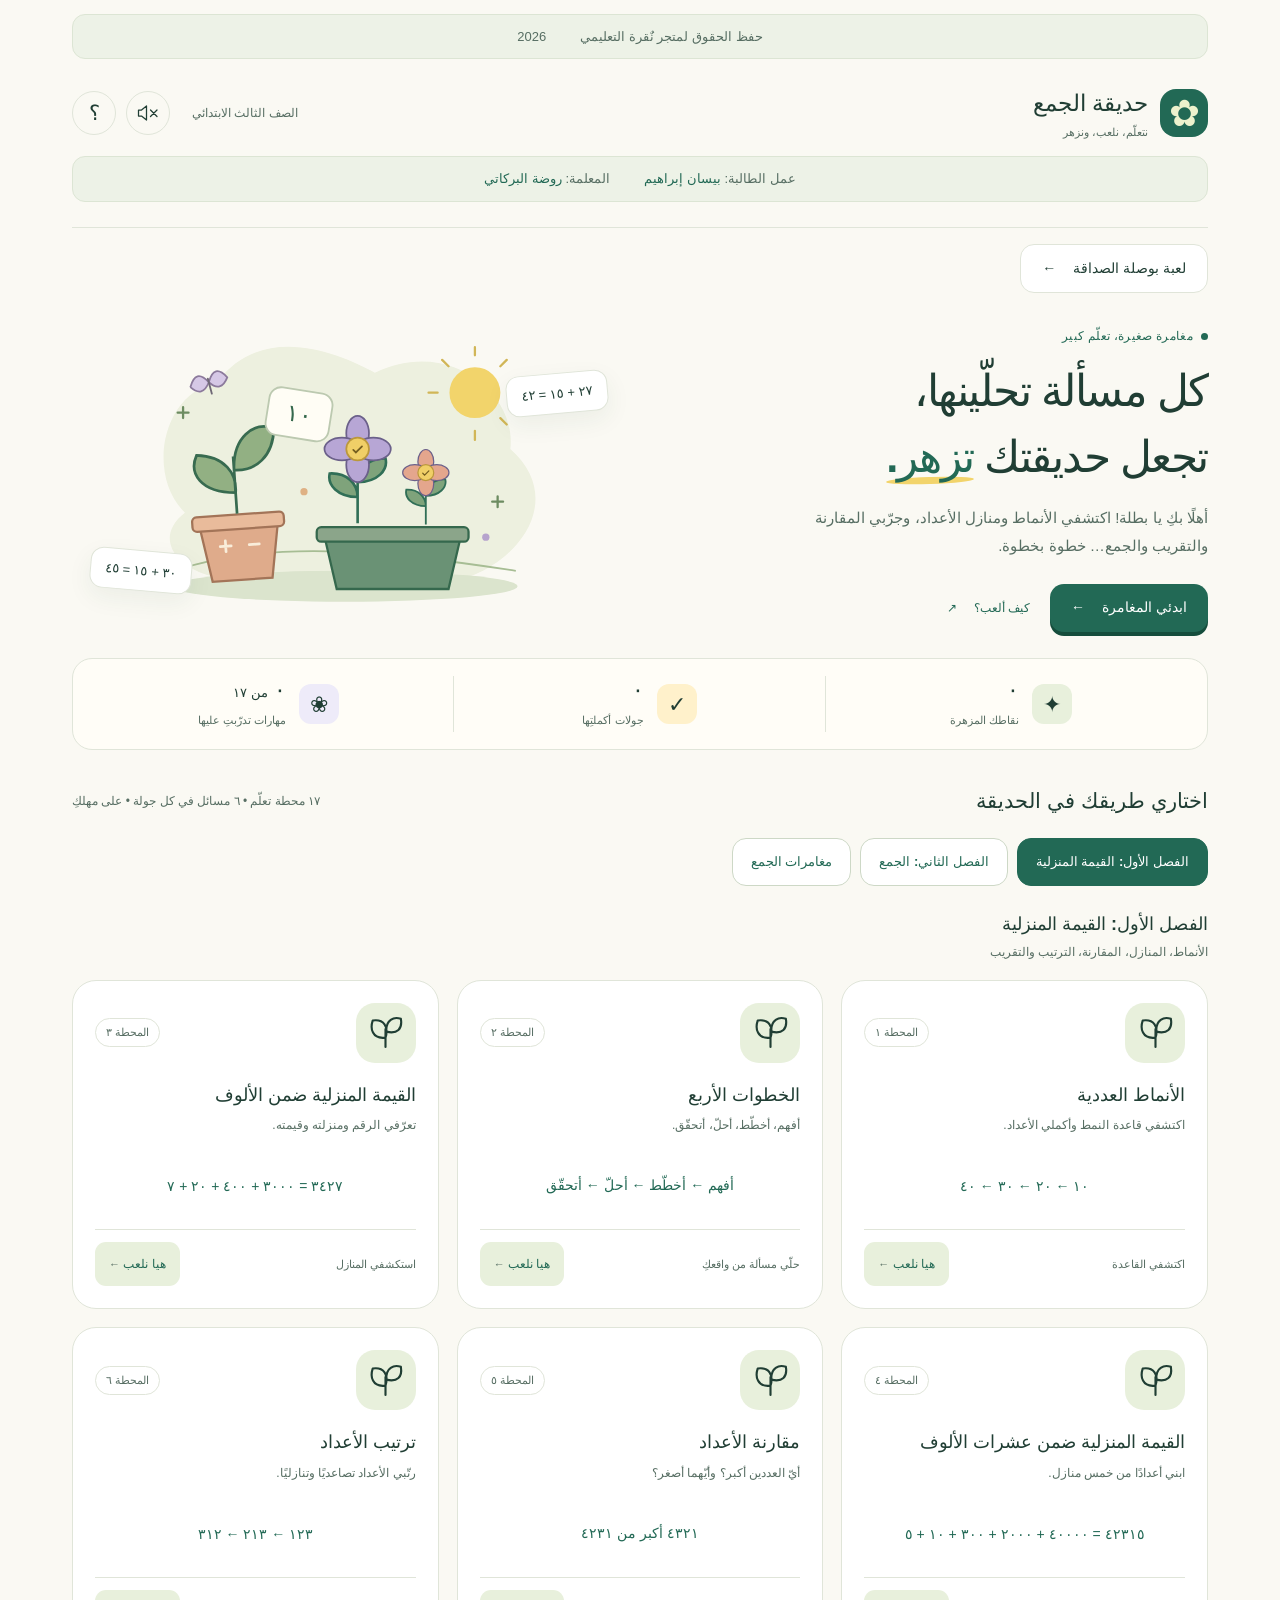
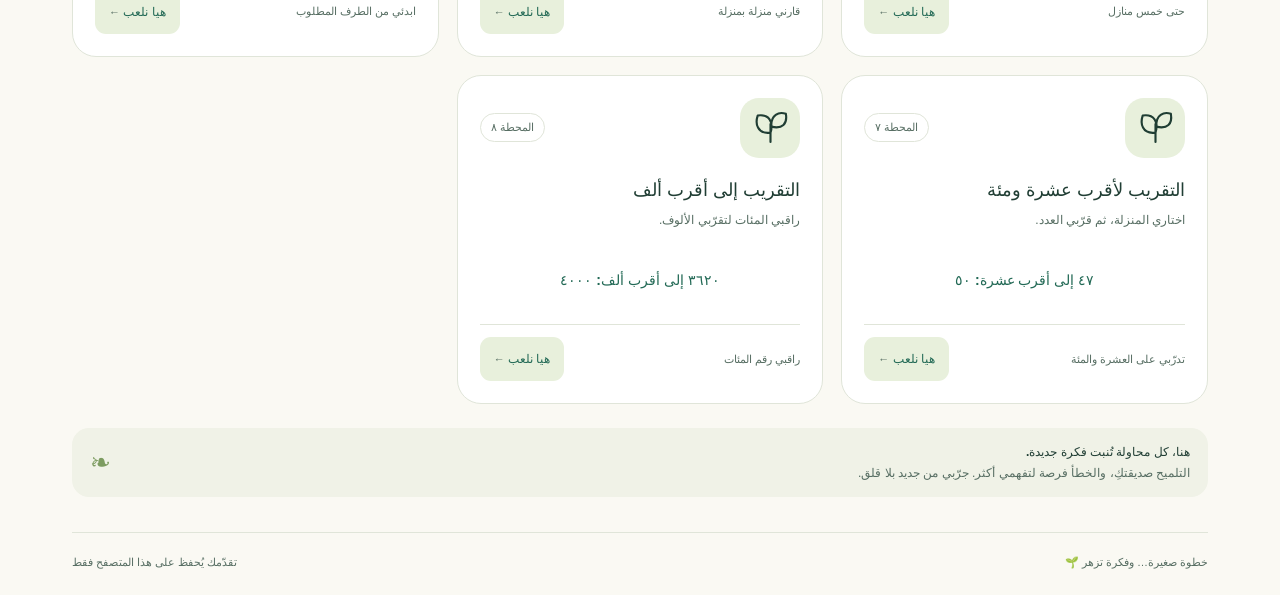
<file: index.html>
<!doctype html>
<html lang="ar" dir="rtl">
<head>
  <meta charset="UTF-8"><meta name="viewport" content="width=device-width, initial-scale=1, viewport-fit=cover">
  <meta name="theme-color" content="#226955"><meta name="description" content="حديقة الجمع: مغامرة تعليمية تفاعلية لطالبات الصف الثالث الابتدائي في القيمة المنزلية والأنماط والمقارنة والتقريب والجمع والتعويض وإعادة التجميع.">
  <title>حديقة الجمع | نتعلّم، نلعب، ونزهر</title>
  <link rel="icon" href="data:image/svg+xml,%3Csvg xmlns='http://www.w3.org/2000/svg' viewBox='0 0 64 64'%3E%3Crect width='64' height='64' rx='18' fill='%23226955'/%3E%3Cpath d='M32 49V27M32 36Q9 39 15 16Q36 14 32 36M32 29Q54 31 51 9Q30 9 32 29' stroke='%23e5f2c9' stroke-width='4' fill='%23b8d893'/%3E%3C/svg%3E">
  <link rel="stylesheet" href="styles.css?v=flowers-20261016"><script type="module" src="app.mjs?v=flowers-20261016"></script>
</head>
<body>
  <a class="skip" href="#main">انتقلي إلى اللعبة</a>
  <div class="app-shell">
    <p class="site-credits" style="margin:14px 0 0">حفظ الحقوق لمتجر نٌقرة التعليمي <bdi dir="ltr">2026</bdi></p>
    <header class="topbar">
      <button class="brand" data-action="home" aria-label="حديقة الجمع، الصفحة الرئيسية"><span class="brand-mark" aria-hidden="true">✿</span><span>حديقة الجمع<small>نتعلّم، نلعب، ونزهر</small></span></button>
      <div class="top-actions"><span class="grade">الصف الثالث الابتدائي</span><button id="sound" class="icon-button" data-action="sound" aria-label="تشغيل الأصوات" aria-pressed="false"></button><button class="icon-button" data-action="help" aria-label="طريقة اللعب"><span aria-hidden="true">؟</span></button></div>
      <div class="site-credits" aria-label="عمل الطالبة والمعلمة"><span>عمل الطالبة: <strong>بيسان إبراهيم</strong></span><span>المعلمة: <strong>روضة البركاتي</strong></span></div>
    </header>
    <nav class="hero-actions" aria-label="ألعاب نُقرة التعليمية" style="margin-top:16px">
      <a class="secondary" href="friendship-compass/" style="color:inherit;text-decoration:none">لعبة بوصلة الصداقة <span aria-hidden="true">←</span></a>
    </nav>
    <main id="main" tabindex="-1"></main>
    <footer><span>خطوة صغيرة… وفكرة تزهر 🌱</span><span>تقدّمك يُحفظ على هذا المتصفح فقط</span></footer>
  </div>
  <dialog id="help-dialog" aria-labelledby="help-title"><div class="dialog-inner"><span class="eyebrow">لنتعلّم معًا</span><h2 id="help-title">كيف تنمو حديقتك؟</h2><ol class="help-list"><li>اختاري مهارة، واقرئي بطاقتها القصيرة.</li><li>أجيبي عن ٦ مسائل. في الدروس المركّبة نحلّ كل مسألة بخطوات.</li><li>الإجابة الصحيحة تمنحك ١٠ نقاط، أو ٥ بعد التلميح أو إعادة المحاولة.</li><li>اقرئي التفسير ثم اضغطي «الخطوة التالية». لا يوجد مؤقّت أو خسارة للمحاولات.</li></ol><p class="soft-note">لا تحتاج اللعبة إلى اسم الطالبة. يُحفظ إنجاز الجولات المكتملة في هذا المتصفح. ويمكنك حذف التقدّم من الحديقة.</p><button class="primary wide" data-action="close-help">فهمت، لنلعب! <span aria-hidden="true">←</span></button></div></dialog>
  <dialog id="confirm-dialog" aria-labelledby="confirm-title"><div class="dialog-inner"><h2 id="confirm-title"></h2><p id="confirm-text"></p><div class="dialog-actions"><button class="primary" data-action="confirm">نعم، أكملي</button><button class="secondary" data-action="cancel">إلغاء</button></div></div></dialog>
  <div id="announcer" class="sr-only" role="status" aria-live="polite" aria-atomic="true"></div>
</body>
</html>
</file>
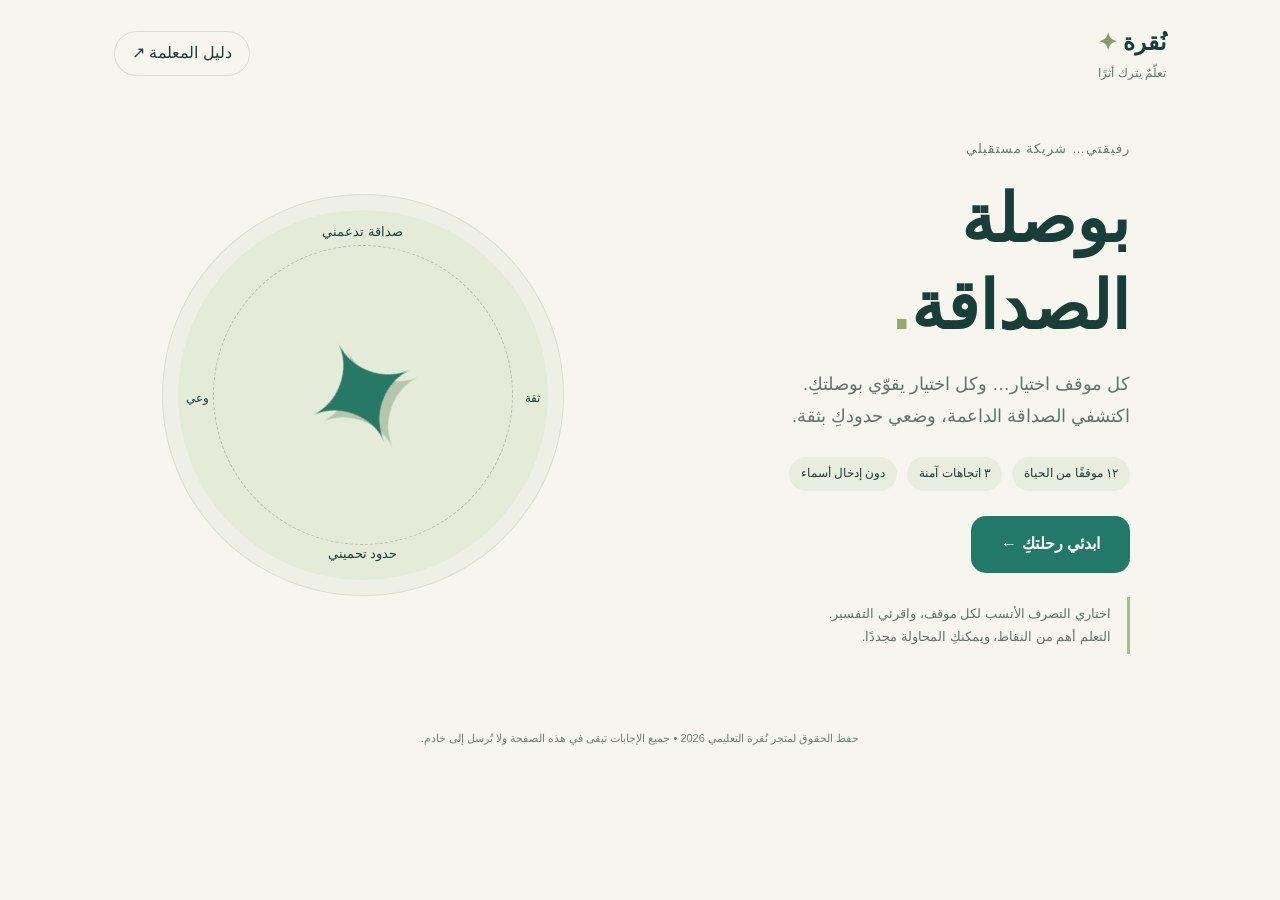
<file: friendship-compass/index.html>
<!doctype html><html lang="ar" dir="rtl"><meta charset="utf-8"><meta name="viewport" content="width=device-width, initial-scale=1"><title>بوصلة الصداقة | نُقرة</title><style>
:root{--ink:#183e38;--green:#237967;--bg:#f6f6ee}*{box-sizing:border-box}body{margin:0;background:var(--bg);color:var(--ink);font-family:Tahoma,Arial,sans-serif;line-height:1.8}button{font:inherit;cursor:pointer}button:focus-visible{outline:3px solid #a359a4;outline-offset:4px}header{max-width:1100px;margin:auto;padding:22px 24px;display:flex;justify-content:space-between;align-items:center}.brand{font-size:23px;font-weight:bold}.tag{font-size:12px;color:#61726c}.small{border:1px solid #d8ddd1;border-radius:30px;padding:7px 17px;background:transparent;color:var(--ink)}main{max-width:1020px;margin:10px auto 35px;padding:20px}.layout{display:grid;grid-template-columns:1.2fr 1fr;gap:45px;align-items:center}h1{font-size:clamp(38px,6vw,67px);line-height:1.3;margin:15px 0}h2{font-size:27px;line-height:1.7}.eyebrow{letter-spacing:1px;color:#6c7867;font-size:13px}.lead{font-size:18px;color:#63736c}.primary{background:var(--green);color:white;border:0;border-radius:15px;padding:14px 30px;font-weight:bold}.secondary{background:white;color:var(--ink);border:1px solid #d9dfd6;border-radius:15px;padding:12px 24px}.chips{display:flex;gap:10px;flex-wrap:wrap;margin:25px 0}.chips span{background:#e9eddf;border-radius:30px;font-size:12px;padding:6px 12px}.compass{aspect-ratio:1;border-radius:50%;background:#e4ebd9;position:relative;display:grid;place-items:center;max-width:370px;margin:25px auto;width:100%;box-shadow:0 0 0 15px #eef0e5,0 0 0 16px #d8dfcf}.compass:before{content:'';position:absolute;inset:35px;border:1px dashed #abbba4;border-radius:50%}.needle{font-size:145px;color:#267965;line-height:1;transform:rotate(-25deg);filter:drop-shadow(5px 10px 0 #b5c6ad)}.north{position:absolute;top:10px;font-size:13px}.east{position:absolute;right:8px;top:48%;font-size:12px}.west{position:absolute;left:8px;top:48%;font-size:12px}.south{position:absolute;bottom:15px;font-size:13px}.note{border-right:3px solid #abbb8d;padding:5px 16px;font-size:13px;color:#64716a;margin-top:24px}.panel{background:white;border:1px solid #e1e5d9;border-radius:26px;padding:clamp(22px,4vw,45px);box-shadow:0 15px 45px #183e3808}.topline{display:flex;justify-content:space-between;font-size:13px;margin-bottom:12px}.track{height:7px;background:#edf0e7;border-radius:10px;overflow:hidden}.fill{height:100%;background:#7eaa80;transition:width .3s}.choices{display:grid;grid-template-columns:repeat(3,1fr);gap:12px;margin:25px 0}.choice{padding:18px 10px;border:2px solid transparent;border-radius:18px;color:var(--ink);background:#ecf2e5}.choice:nth-child(2){background:#fff1cf}.choice:nth-child(3){background:#efe7f4}.choice b{display:block;font-size:25px}.choice:disabled{cursor:default;opacity:.6}.choice.correct{border-color:#27816a;opacity:1}.choice.selected{box-shadow:inset 0 0 0 2px #ac7b42}.feedback{background:#f2f5ed;padding:18px;border-radius:15px;margin-bottom:20px}.feedback p{margin:5px 0}.hidden{display:none!important}footer{text-align:center;font-size:11px;color:#718077;padding:20px}.result{text-align:center}.score{font-size:55px;font-weight:bold;color:#237967}.actions{display:flex;gap:10px;justify-content:center;flex-wrap:wrap}.summary{display:grid;grid-template-columns:repeat(3,1fr);gap:10px;margin:25px 0}.summary div{background:#f0f3e9;padding:15px;border-radius:15px}dialog{border:0;border-radius:24px;max-width:650px;width:90%;padding:28px;color:var(--ink);line-height:1.9}dialog::backdrop{background:#12352c99}details{text-align:right;margin:20px 0}li{margin:8px 0}@media(max-width:650px){.layout{grid-template-columns:1fr;gap:10px}.art{order:-1}.compass{max-width:180px;margin:12px auto}.needle{font-size:85px}.compass:before{inset:25px}.compass span:not(.needle){font-size:9px}.choices{grid-template-columns:1fr}.choice{padding:13px;display:flex;gap:14px;align-items:center;text-align:right}.choice b{font-size:22px}.summary{grid-template-columns:1fr}main{padding:15px;margin-top:0}header{padding:16px}h1{font-size:39px}.lead{font-size:16px}}@media print{header,footer,.actions,details{display:none}.panel{box-shadow:none;border:0}body{background:white}.result{display:block}}
</style><header><div><div class="brand">نُقرة <span style="color:#89986d">✦</span></div><div class="tag">تعلّمٌ يترك أثرًا</div></div><button class="small" onclick="document.querySelector('dialog').showModal()">دليل المعلمة ↗</button></header><main>
<section id="home" class="layout"><div><div class="eyebrow">رفيقتي… شريكة مستقبلي</div><h1>بوصلة<br>الصداقة<span style="color:#95aa6e">.</span></h1><p class="lead">كل موقف اختيار… وكل اختيار يقوّي بوصلتكِ.<br>اكتشفي الصداقة الداعمة، وضعي حدودكِ بثقة.</p><div class="chips"><span>١٢ موقفًا من الحياة</span><span>٣ اتجاهات آمنة</span><span>دون إدخال أسماء</span></div><button class="primary" onclick="start()">ابدئي رحلتكِ ←</button><div class="note">اختاري التصرف الأنسب لكل موقف، واقرئي التفسير.<br>التعلم أهم من النقاط، ويمكنكِ المحاولة مجددًا.</div></div><div class="art"><div class="compass" aria-label="بوصلة رمزية للصداقة"><span class="north">صداقة تدعمني</span><span class="east">ثقة</span><span class="needle">✦</span><span class="west">وعي</span><span class="south">حدود تحميني</span></div></div></section>
<section id="game" class="panel hidden" aria-label="مواقف الصداقة"><div class="topline"><span id="counter"></span><span id="points"></span></div><div class="track"><div id="progress" class="fill"></div></div><p class="eyebrow" id="category"></p><h2 id="question" tabindex="-1"></h2><p style="color:#728073;font-size:13px">ما الاتجاه الأنسب في هذا الموقف؟</p><div id="choices" class="choices"></div><div id="feedback" class="feedback hidden" role="status" aria-live="polite"></div><button id="next" class="primary hidden" onclick="next()">الموقف التالي ←</button></section>
<section id="result" class="panel result hidden"><div class="eyebrow">بطاقة إتمام • بوصلة الصداقة</div><h2>أكملتِ الرحلة… وازددتِ وعيًا ✦</h2><div class="score" id="finalscore"></div><p id="resulttext"></p><div class="summary"><div>🌿<br><b>أختار من تدعمني</b><br>الصداقة تحترم اختياراتي.</div><div>✋<br><b>أضع حدودي بثقة</b><br>أرفض الضغط والسخرية.</div><div>🛡<br><b>أطلب المساندة</b><br>سلامتي أولًا.</div></div><p>عبارة أتذكرها: «لا، هذا لا يناسبني، ولن أشارك فيه».</p><details><summary>راجعي المواقف التي تحتاج إلى تدريب</summary><div id="review"></div></details><div class="actions"><button class="primary" onclick="start()">جولة جديدة ↻</button><button class="secondary" onclick="window.print()">طباعة بطاقة النتيجة</button><button class="secondary" onclick="home()">الرئيسية</button></div><p style="font-size:12px;color:#728073">النتيجة تقيس اختيارات هذه الجولة فقط؛ لا تُعد تقييمًا لشخصيتكِ أو لصديقاتكِ.</p></section>
</main><footer>حفظ الحقوق لمتجر نُقرة التعليمي 2026 • جميع الإجابات تبقى في هذه الصفحة ولا تُرسل إلى خادم.</footer><dialog><h2>دليل المعلمة</h2><p><b>البرنامج:</b> رفيقتي… شريكة مستقبلي<br><b>الفئة المقترحة:</b> طالبات المرحلة المتوسطة • المدة: ١٠–١٥ دقيقة.</p><p><b>الهدف:</b> تمييز الصداقة الداعمة، ووضع الحدود، وطلب المساندة عند الخطر.</p><ol><li>اشرحي الاتجاهات الثلاثة قبل اللعب: الدعم، والحدود، وطلب المساعدة.</li><li>تُجيب الطالبة مرة واحدة عن كل موقف، ثم تقرأ تفسيرًا. تحصل على نجمة للإجابة الصحيحة من المحاولة الأولى.</li><li>ناقشي سبب الاختيار باستخدام مواقف افتراضية، دون ذكر أسماء أو تجارب شخصية.</li><li>لشاهد التقييم: سجلي عدد الإجابات المناسبة في نشاط قبلي مستقل، ثم قارنيه بنشاط مماثل بعد التفعيل. إعادة اللعبة نفسها تقيس التدريب والتذكر أيضًا.</li></ol><p><b>قاعدة السلامة:</b> عند التهديد أو عرض مادة مجهولة، تبتعد الطالبة وتستعين بشخص بالغ موثوق. لا تواجه الأشخاص ولا تحقق في الموقف بنفسها.</p><p>لا تطلب اللعبة أسماء أو معلومات شخصية، ولا تحفظ النتائج بعد إغلاق الصفحة أو تحديثها. بطاقة النتيجة تعليمية وليست شهادة رسمية.</p><button class="primary" onclick="document.querySelector('dialog').close()">فهمت</button></dialog>
<script>
const labels=['صداقة تدعمني','أضع حدًا','أطلب مساعدة'],icons=['🌿','✋','🛡'];
const bank=[
['احترام الاختيار','اعتذرتِ عن الخروج لتستعدي للاختبار، فقالت رفيقتكِ: «بالتوفيق، نلتقي في وقت آخر».',0,'احترمت وقتكِ وقراركِ، وهذا سلوك يدعم دراستكِ وصداقة متوازنة.'],
['حدودي الشخصية','تصر زميلة على استعارة أغراضكِ، وتغضب كلما قلتِ إنكِ تحتاجين إليها.',1,'قولي بهدوء: «أحتاج أغراضي اليوم». من حقكِ وضع حدود واضحة. إذا استمر الضغط فاستعيني بمعلمة.'],
['سلامتي أولًا','عرضت عليكِ زميلة حبة مجهولة وقالت: «ستساعدكِ على التركيز، لا تخبري أحدًا».',2,'ارفضي المادة وابتعدي، وأخبري شخصًا بالغًا موثوقًا فورًا. لا تتذوقيها ولا تحاولي فحصها بنفسكِ.'],
['دعم وقت الصعوبة','لم تفهمي الدرس، فعرضت رفيقتكِ أن تراجعه معكِ وتشجعكِ على سؤال المعلمة.',0,'المساندة تساعدكِ على التعلم وتطلب لكِ الخير دون إحراج.'],
['الخصوصية','تلح زميلة لتعرف كلمة مرور حسابكِ وتقول: «لو كنتِ صديقتي فعلًا لأعطيتني إياها».',1,'قولي: «أحافظ على كلمة مروري خاصة». الصداقة لا تتطلب مشاركة كلمات المرور.'],
['التهديد','هددتكِ زميلة بنشر صورة لكِ إذا لم تفعلي ما تطلبه.',2,'لا تستجيبي للتهديد. أخبري الأسرة أو الموجهة الطلابية، ولا تتعاملي مع الموقف وحدكِ.'],
['فرحة مشتركة','فزتِ في مسابقة، فهنأتكِ رفيقتكِ واحتفلت بجهدكِ دون التقليل منكِ.',0,'الفرح بنجاحكِ وتقدير جهدكِ من سلوكيات الصداقة الداعمة.'],
['رفض السخرية','تسخر زميلة من هوايتكِ وتقول إنها مضيعة للوقت، رغم أنكِ تحبينها ولا تضرّكِ.',1,'وضحي: «أحب هذه الهواية وأرجو احترامها». إذا تكررت الإساءة أو أصبحت تنمرًا فاطلبي المساندة.'],
['مكان غير آمن','طلبت منكِ زميلة مرافقتها لمقابلة أشخاص لا تعرفينهم في مكان منعزل، وإخفاء الأمر عن أسرتكِ.',2,'لا تذهبي، واطلبي مساعدة شخص بالغ موثوق. السرية والعزلة هنا تستدعيان الحذر.'],
['الصدق باحترام','أخطأتِ في حق زميلة، فنصحتكِ رفيقتكِ على انفراد وشجعتكِ على الاعتذار.',0,'النصيحة باحترام تساعدكِ على تصحيح الخطأ وتحفظ كرامتكِ.'],
['حقي في الرفض','تحاول زميلة إقناعكِ بالغياب عن الحصة، وتقول إن رفضكِ سيجعل اللقاء مملًا.',1,'قولي: «سأحضر حصتي، يمكننا اللقاء في الفسحة». لستِ ملزمة بالموافقة للحفاظ على الصداقة.'],
['طلب الدعم','أخبرتكِ رفيقة أنها تتعرض لضغط لتجربة مادة مجهولة، وطلبت منكِ كتمان الأمر عن جميع الكبار.',2,'سانديها وشجعيها على إخبار شخص بالغ موثوق، واستعيني به لحمايتها. لا تعدي بكتمان ما قد يعرضها للخطر.']];
let order=[],at=0,score=0,answers=[],locked=false;
const $=id=>document.getElementById(id),ar=n=>n.toLocaleString('ar-SA');
function home(){['game','result'].forEach(id=>$(id).classList.add('hidden'));$('home').classList.remove('hidden')}
function start(){order=bank.map((_,i)=>i);for(let i=order.length-1;i>0;i--){let j=Math.floor(Math.random()*(i+1));[order[i],order[j]]=[order[j],order[i]]}at=0;score=0;answers=[];$('home').classList.add('hidden');$('result').classList.add('hidden');$('game').classList.remove('hidden');render()}
function render(){locked=false;let q=bank[order[at]];$('counter').textContent='الموقف '+ar(at+1)+' من '+ar(bank.length);$('points').textContent='✦ '+ar(score)+' نجمة';$('progress').style.width=(at/bank.length*100)+'%';$('category').textContent=q[0];$('question').textContent=q[1];$('feedback').classList.add('hidden');$('next').classList.add('hidden');$('choices').replaceChildren();labels.forEach((label,i)=>{let b=document.createElement('button');b.className='choice';b.innerHTML='<b>'+icons[i]+'</b><span>'+label+'</span>';b.onclick=()=>answer(i);$('choices').append(b)});$('question').focus()}
function answer(value){if(locked)return;locked=true;let q=bank[order[at]],ok=value===q[2];if(ok)score++;answers.push({index:order[at],ok});[...$('choices').children].forEach((b,i)=>{b.disabled=true;if(i===q[2])b.classList.add('correct');if(i===value&&!ok)b.classList.add('selected')});$('points').textContent='✦ '+ar(score)+' نجمة';$('feedback').replaceChildren();let b=document.createElement('b');b.textContent=ok?'اختيار واعٍ ✦':'فرصة للتعلم • الأنسب: '+labels[q[2]];let p=document.createElement('p');p.textContent=q[3];$('feedback').append(b,p);$('feedback').classList.remove('hidden');$('next').textContent=at===bank.length-1?'اكتشفي نتيجتكِ ←':'الموقف التالي ←';$('next').classList.remove('hidden')}
function next(){if(!locked)return;at++;if(at<bank.length)render();else finish()}
function finish(){$('game').classList.add('hidden');$('result').classList.remove('hidden');$('finalscore').textContent=ar(score)+' / '+ar(bank.length);$('resulttext').textContent=score>=10?'اختيارات موفقة! واصلي تطبيق ما تعلمتِه.':'كل موقف قرأتِ تفسيره خطوة جديدة نحو قرار أكثر وعيًا.';$('review').replaceChildren();let wrong=answers.filter(a=>!a.ok);if(!wrong.length)$('review').textContent='أجبتِ عن جميع المواقف بشكل مناسب. تذكري تطبيق الخطوات عند الحاجة.';wrong.forEach(a=>{let q=bank[a.index],p=document.createElement('p');let b=document.createElement('b');b.textContent=q[0]+' — '+labels[q[2]];p.append(b,document.createElement('br'),document.createTextNode(q[3]));$('review').append(p)});window.scrollTo(0,0)}
</script></html>
</file>
<file: styles.css>
:root{--ink:#203e34;--muted:#576e63;--green:#226955;--deep:#174d3e;--mint:#e8f0dc;--cream:#faf9f3;--line:#e0e5d9;--peach:#fbe8d5;--lilac:#eeebf9;--white:#fff;--yellow:#f2d46b;--red:#a5412c;--radius:26px;color-scheme:light;font-family:Tahoma,"Arial",sans-serif;font-synthesis:none}*{box-sizing:border-box}body{margin:0;background:var(--cream);color:var(--ink);line-height:1.7;font-size:16px}button,a,input{-webkit-tap-highlight-color:transparent}button{font:inherit;cursor:pointer;touch-action:manipulation}button:disabled{cursor:default}button:focus-visible,a:focus-visible,summary:focus-visible{outline:3px solid #a16e09;outline-offset:4px}button{color:inherit}.app-shell{max-width:1216px;margin:auto;padding:0 40px}.topbar{display:flex;align-items:center;justify-content:space-between;padding:25px 0;border-bottom:1px solid var(--line);gap:16px}.brand{border:0;background:none;display:flex;align-items:center;gap:12px;text-align:right;font-weight:700;font-size:23px;padding:0}.brand-mark{display:grid;place-items:center;width:48px;height:48px;border-radius:16px;background:var(--green);color:#edf2cd;font-size:37px;line-height:1}.brand small{display:block;font-size:11px;font-weight:400;color:var(--muted);margin-top:0}.top-actions{display:flex;align-items:center;gap:10px}.grade{font-size:12px;color:var(--muted);margin-left:12px}.icon-button{width:44px;height:44px;display:grid;place-items:center;background:transparent;border:1px solid var(--line);border-radius:50%;font-size:21px}.icon-button:hover{background:var(--mint)}svg{max-width:100%}.icon{width:24px;height:24px;display:block}.hero{display:grid;grid-template-columns:1.04fr 1fr;align-items:center;gap:30px;min-height:365px;padding:28px 0 22px}.eyebrow{font-size:12px;letter-spacing:.3px;color:var(--green);font-weight:bold;display:flex;align-items:center;gap:8px}.eyebrow:before{content:'';width:7px;height:7px;background:var(--green);border-radius:50%}h1{font-size:clamp(32px,3.4vw,47px);line-height:1.5;letter-spacing:-1.5px;margin:13px 0 14px}h1 em{font-style:normal;color:var(--green);position:relative}h1 em:after{content:'';height:7px;background:var(--yellow);position:absolute;bottom:-3px;left:0;right:0;border-radius:100%;transform:rotate(-2deg);z-index:-1}.hero-copy{position:relative;z-index:1}.hero-copy p{color:var(--muted);font-size:15px;max-width:440px;line-height:1.9;margin:0 0 23px}.primary,.secondary,.text-button{min-height:48px;border-radius:14px;padding:12px 21px;font-size:14px;font-weight:bold;display:inline-flex;align-items:center;justify-content:center;gap:17px;border:0}.primary{background:var(--green);color:white;box-shadow:0 4px 0 #154d3c}.primary:hover{background:var(--deep)}.primary:active{transform:translateY(2px);box-shadow:0 2px 0 #154d3c}.secondary{background:white;border:1px solid var(--line)}.secondary:hover{background:var(--mint)}.text-button{background:none;color:var(--green);padding:8px 10px;box-shadow:none;font-size:12px}.hero-actions{display:flex;align-items:center;flex-wrap:wrap;gap:10px}.garden-picture{width:100%;height:300px;position:relative}.garden-picture>svg{width:100%;height:100%}.floating-tag{position:absolute;background:white;border:1px solid var(--line);border-radius:13px;box-shadow:0 9px 24px #254b3410;padding:8px 14px;font-size:13px;direction:ltr;font-weight:bold;transform:rotate(-5deg)}.tag-one{top:44px;right:6px}.tag-two{bottom:38px;left:18px;transform:rotate(5deg)}.stats-strip{display:grid;grid-template-columns:repeat(3,1fr);border:1px solid var(--line);border-radius:20px;background:#fffdf7;padding:17px 10px;margin-bottom:33px}.stat{display:flex;align-items:center;justify-content:center;gap:13px}.stat+.stat{border-right:1px solid var(--line)}.stat-symbol{width:40px;height:40px;border-radius:12px;background:var(--mint);display:grid;place-items:center;font-size:22px}.stat:nth-child(2) .stat-symbol{background:#fff1cb}.stat:nth-child(3) .stat-symbol{background:var(--lilac)}.stat strong{font-size:22px;line-height:1.3;display:block}.stat small{font-size:11px;color:var(--muted)}.section-heading{display:flex;align-items:center;justify-content:space-between;gap:12px;margin-bottom:17px}.section-heading h2{font-size:21px;margin:0}.section-heading p{margin:0;font-size:12px;color:var(--muted)}.path-cards{display:grid;grid-template-columns:repeat(3,1fr);gap:18px}.path-card{background:var(--white);border:1px solid var(--line);border-radius:24px;padding:22px;display:flex;flex-direction:column;position:relative;transition:transform .2s,border-color .2s}.path-card:hover{transform:translateY(-4px);border-color:#95b19a}.card-top{display:flex;justify-content:space-between;align-items:center}.card-art{width:60px;height:60px;display:grid;place-items:center;border-radius:19px;background:var(--mint)}.card-art svg{width:41px;height:41px}.peach .card-art{background:var(--peach)}.lilac .card-art{background:var(--lilac)}.level{font-size:11px;color:var(--muted);border:1px solid var(--line);border-radius:30px;padding:4px 10px}.path-card h3{font-size:20px;margin:17px 0 4px}.path-card p{font-size:12px;margin:0;color:var(--muted);min-height:42px}.card-equation{direction:ltr;text-align:center;font-size:25px;font-weight:bold;padding:15px 0 13px;color:var(--green)}.peach .card-equation{color:#9c5724}.lilac .card-equation{color:#6e5799}.card-bottom{display:flex;align-items:center;justify-content:space-between;border-top:1px solid var(--line);padding-top:12px;gap:10px}.card-bottom span{font-size:11px;color:var(--muted)}.card-start{border:0;background:var(--mint);border-radius:11px;font-size:12px;font-weight:bold;padding:10px 14px;min-height:44px;color:var(--green)}.peach .card-start{background:var(--peach);color:#8e4a1c}.lilac .card-start{background:var(--lilac);color:#63498d}.bottom-note{display:flex;justify-content:space-between;align-items:center;margin-top:24px;gap:16px;background:#f0f2e7;border-radius:17px;padding:13px 18px;font-size:12px}.bottom-note strong{font-size:12px}.bottom-note p{margin:0;color:var(--muted)}footer{display:flex;align-items:center;justify-content:space-between;border-top:1px solid var(--line);margin-top:35px;padding:20px 0 22px;font-size:11px;color:var(--muted);gap:10px}.round-top{display:flex;align-items:center;justify-content:space-between;padding:26px 0 18px;gap:12px}.round-top h1{font-size:25px;letter-spacing:0;margin:0}.round-top p{font-size:12px;color:var(--muted);margin:2px 0 0}.back{min-height:44px;border:0;background:transparent;color:var(--muted);font-size:12px;padding:10px 0;display:flex;align-items:center;gap:8px}.game-layout{display:grid;grid-template-columns:minmax(0,1fr) 290px;gap:24px;align-items:start}.question-card{padding:27px 32px;border:1px solid var(--line);background:white;border-radius:var(--radius);min-width:0}.q-meta{display:flex;justify-content:space-between;align-items:center;gap:12px;font-size:11px;color:var(--muted)}.score-chip{display:flex;gap:6px;align-items:center;border-radius:30px;background:#fff4ce;padding:6px 12px;color:#725312;font-weight:bold;font-size:13px}.progress-track{height:7px;background:#ebeee5;border-radius:8px;margin:14px 0 23px;overflow:hidden}.progress-fill{height:100%;background:var(--green);border-radius:8px;transition:width .5s}.q-context{font-size:12px;color:var(--muted);text-align:center;margin:0}.big-equation{direction:ltr;text-align:center;font-size:clamp(32px,5vw,49px);font-weight:bold;letter-spacing:2px;line-height:1.6;margin:13px 0 8px;unicode-bidi:isolate}.big-equation .unknown{color:var(--green);display:inline-flex;align-items:center;justify-content:center;border-radius:12px;background:var(--mint);min-width:65px;padding:0 6px}.step-dots{display:flex;justify-content:center;gap:7px;margin:12px 0 20px}.step-dot{width:23px;height:5px;border-radius:9px;background:#e6e8df}.step-dot.done{background:var(--green)}.question-title{font-size:18px;line-height:1.9;text-align:center;margin:16px 0}.options{display:grid;grid-template-columns:repeat(2,minmax(0,1fr));gap:12px;direction:rtl}.answer{min-height:66px;background:#fafbf7;border:2px solid #e4e9dd;border-radius:17px;font-size:27px;font-weight:bold;color:var(--ink);transition:background .15s,transform .15s}.answer:hover:not(:disabled){border-color:var(--green);background:var(--mint);transform:translateY(-2px)}.answer.right{background:#e4f2dc;border-color:#438350;color:#24562b}.answer.wrong{background:#fff0e8;border-color:#bc6544;color:#963b25}.answer:disabled:not(.right):not(.wrong){opacity:.5}.question-tools{display:flex;align-items:center;justify-content:center;margin-top:17px}.hint-button{border:0;background:transparent;color:#6f5a27;min-height:44px;padding:8px 15px;font-size:13px}.hint-box{border-radius:13px;background:#fff7dc;padding:12px 15px;font-size:13px;line-height:1.9;margin-top:13px;color:#6d5621}.feedback{border-radius:16px;padding:15px 18px;margin-top:18px;background:#edf5e5;border:1px solid #c6dfb8}.feedback.error{background:#fff3eb;border-color:#f0d1be}.feedback h3{font-size:15px;margin:0 0 5px}.feedback p{font-size:13px;margin:0;line-height:1.9}.feedback .primary{width:100%;margin-top:14px}.feedback:focus{outline:0}.side-panel{border-radius:24px;padding:23px;background:#edf1e5;border:1px solid #dfe5d6}.side-panel h2{font-size:16px;margin:0 0 8px}.side-panel p{font-size:12px;color:var(--muted);line-height:1.9;margin:0}.mini-garden{height:125px;display:grid;place-items:center;margin:8px 0 14px}.mini-garden svg{height:125px;width:180px}.seeds{display:flex;justify-content:center;gap:7px;padding:12px 0}.seed-progress{height:29px;width:29px;display:grid;place-items:center;background:#f8faf4;border:1px solid #d6dec9;border-radius:50%;font-size:13px;color:var(--muted)}.seed-progress.complete{background:var(--green);color:white;border-color:var(--green)}.seed-progress.current{border:2px solid var(--green);color:var(--green);font-weight:bold}.side-divider{border-top:1px solid #d5decb;margin:18px 0}.tip-label{font-size:11px;color:var(--green);font-weight:bold;margin-bottom:8px}.place-board{direction:ltr;display:grid;grid-template-columns:repeat(4,1fr);max-width:310px;margin:14px auto;gap:3px;text-align:center;background:#f5f6ef;padding:10px 12px;border-radius:15px}.place-board span{font-size:25px;line-height:1.5;min-height:28px;display:grid;place-items:center}.place-board .place-label{font-size:10px;color:var(--muted);white-space:nowrap}.place-board .carry{font-size:15px;color:#946217;font-weight:bold;background:#fff1c6;border-radius:5px}.place-board .line{border-top:2px solid #a8b7a2;padding-top:3px;font-weight:bold;color:var(--green)}.place-board .empty{background:transparent;color:transparent}.compensation-visual{direction:ltr;display:flex;align-items:center;justify-content:center;gap:12px;margin:18px 0}.number-basket{background:var(--peach);border-radius:15px;padding:8px 17px;text-align:center;font-size:30px;font-weight:bold;min-width:83px;line-height:1.5}.number-basket small{display:block;font-size:11px;font-weight:normal;color:#83502c;min-height:17px}.transfer-arrow{font-size:23px;color:#945b29}.transfer-arrow small{display:block;text-align:center;font-size:13px;font-weight:bold}.place-chips{display:flex;justify-content:center;gap:6px;direction:ltr;margin:15px 0}.place-chip{font-size:12px;background:#eff4e8;border-radius:10px;padding:6px 10px;color:var(--green)}.lesson-banner{background:#fff8e0;border:1px solid #e9dcaf;padding:16px 20px;border-radius:17px;font-size:13px;margin-bottom:20px;line-height:1.9}.lesson-banner strong{color:#765a16}.lesson-banner p{margin:4px 0 0}.lesson-banner .math-line{font-size:20px;font-weight:bold;text-align:center;margin:9px 0 3px;direction:ltr;unicode-bidi:isolate}.lesson-banner summary{cursor:pointer;font-size:13px;font-weight:bold;min-height:36px;display:list-item}.result{max-width:760px;margin:30px auto;text-align:center;padding:30px;background:white;border:1px solid var(--line);border-radius:28px}.result h1{font-size:32px;letter-spacing:0;margin:5px 0 10px}.result>p{font-size:14px;color:var(--muted);max-width:490px;margin:8px auto 20px}.result-art{height:150px}.result-art svg{height:100%;width:230px}.result-stats{display:grid;grid-template-columns:repeat(3,1fr);margin:20px 0;background:#f3f5ed;border-radius:17px;padding:17px 0}.result-stats strong{display:block;font-size:26px;color:var(--green)}.result-stats span{font-size:11px;color:var(--muted)}.result-actions{display:flex;justify-content:center;flex-wrap:wrap;gap:13px;margin-top:23px}.result-note{font-size:12px!important;line-height:1.9}.result-review{text-align:right;border:1px solid var(--line);border-radius:17px;padding:14px 18px;margin:20px 0}.result-review h2{font-size:15px;margin:0 0 8px}.review-row{display:flex;justify-content:space-between;gap:10px;padding:8px 0;border-top:1px solid var(--line);font-size:13px}.review-equation{direction:ltr;font-weight:bold;unicode-bidi:isolate}.review-row span:last-child{color:var(--green);font-size:12px}.wide{width:100%}dialog{border:1px solid var(--line);border-radius:24px;padding:0;color:var(--ink);max-width:520px;width:calc(100% - 32px);max-height:calc(100dvh - 40px);background:var(--cream)}dialog::backdrop{background:#173e3270;backdrop-filter:blur(4px)}.dialog-inner{padding:28px}.dialog-inner h2{font-size:24px;line-height:1.6;margin:12px 0}.dialog-inner p{font-size:14px;color:var(--muted)}.help-list{padding-right:23px;font-size:14px;line-height:1.9}.help-list li{padding-right:4px;margin-bottom:12px}.soft-note{background:var(--mint);padding:14px;border-radius:13px;font-size:12px!important}.dialog-actions{display:flex;gap:12px;flex-wrap:wrap;margin-top:20px}.sr-only,.skip{position:absolute;width:1px;height:1px;overflow:hidden;clip:rect(0,0,0,0);white-space:nowrap}.skip:focus{position:fixed;top:10px;right:10px;z-index:10;width:auto;height:auto;clip:auto;background:white;padding:10px 20px;border-radius:10px}.celebrate{animation:bloom .6s ease-out}.local-warning{padding:9px;font-size:11px;text-align:center;background:#fff1cd;border-radius:12px;margin-bottom:12px}@keyframes bloom{0%{transform:scale(.9);opacity:.4}70%{transform:scale(1.04)}100%{transform:scale(1);opacity:1}}@media(min-width:1400px){.hero{min-height:390px}.garden-picture{height:330px}}@media(max-width:900px){.app-shell{padding:0 25px}.hero{gap:5px}.hero-copy h1{font-size:35px}.garden-picture{height:270px}.path-cards{gap:12px}.path-card{padding:17px}.game-layout{grid-template-columns:minmax(0,1fr) 230px;gap:16px}.side-panel{padding:18px}.question-card{padding:24px}.grade{display:none}}@media(max-width:680px){.app-shell{padding:0 18px}.topbar{padding:18px 0}.brand{font-size:19px;gap:9px}.brand small{font-size:10px}.brand-mark{height:42px;width:42px;font-size:32px;border-radius:14px}.top-actions{gap:7px}.icon-button{width:42px;height:42px}.hero{grid-template-columns:1fr;gap:0;padding:28px 0 17px;min-height:0}.hero-copy h1{font-size:35px;margin-top:11px;letter-spacing:-1px}.hero-copy p{font-size:14px;margin-bottom:19px;max-width:none}.hero-actions .primary{flex:1}.garden-picture{height:220px;max-width:430px;margin:7px auto 0}.tag-one{top:38px;right:10px}.tag-two{bottom:25px;left:12px}.floating-tag{font-size:12px;padding:6px 11px}.stats-strip{margin-bottom:25px;padding:15px 2px;border-radius:17px}.stat{gap:6px;flex-direction:column;text-align:center}.stat-symbol{width:32px;height:32px;font-size:18px;border-radius:10px}.stat strong{font-size:20px;display:inline;margin-left:4px}.stat small{font-size:10px;display:block}.section-heading{align-items:start;flex-direction:column;gap:3px;margin-bottom:15px}.section-heading h2{font-size:20px}.path-cards{grid-template-columns:1fr;gap:13px}.path-card{padding:18px 20px;display:grid;grid-template-columns:1fr 110px;column-gap:12px}.card-top{grid-column:1/-1}.card-art{height:45px;width:45px;border-radius:14px}.card-art svg{height:32px;width:32px}.path-card h3{grid-column:1;margin:10px 0 3px;font-size:20px}.path-card p{grid-column:1;min-height:0;font-size:12px}.card-equation{grid-column:2;grid-row:2/4;display:grid;place-items:center;font-size:23px;padding:6px 0}.card-bottom{grid-column:1/-1;margin-top:14px;padding-top:11px}.card-start{min-height:46px;padding:10px 18px}.bottom-note{margin-top:19px;align-items:start;padding:14px;font-size:11px}.bottom-note p{margin-top:4px}.bottom-note .text-button{flex-shrink:0;font-size:10px;padding:8px 3px}footer{font-size:10px;margin-top:24px;flex-direction:column;align-items:center;padding:17px 0;gap:3px}.round-top{padding:22px 0 15px;align-items:start}.round-top h1{font-size:22px}.round-top p{font-size:11px}.back{font-size:11px;flex-shrink:0}.game-layout{display:flex;flex-direction:column;gap:16px}.question-card{padding:19px 17px;width:100%;border-radius:22px}.side-panel{width:100%;padding:17px}.side-panel .mini-garden{display:none}.side-panel .side-divider{margin:12px 0}.side-panel .seeds{padding:5px 0 12px}.side-panel h2{font-size:14px}.lesson-banner{padding:13px 15px;font-size:12px;margin-bottom:15px}.lesson-banner .math-line{font-size:18px}.big-equation{font-size:37px;letter-spacing:1px;margin-top:15px}.big-equation .unknown{min-width:50px}.question-title{font-size:16px;margin:14px 0}.answer{min-height:64px;font-size:27px}.options{gap:11px}.feedback{padding:14px}.feedback p{font-size:12px}.result{padding:23px 17px;margin:22px auto;border-radius:23px}.result h1{font-size:27px}.result>p{font-size:13px}.result-stats strong{font-size:23px}.result-stats span{font-size:10px}.result-actions{flex-direction:column}.result-actions button{width:100%}.dialog-inner{padding:23px}.dialog-inner h2{font-size:22px}}@media(max-width:360px){.app-shell{padding:0 12px}.brand{font-size:17px}.hero-copy h1{font-size:31px}.hero-actions{gap:7px}.hero-actions .text-button{font-size:11px}.path-card{grid-template-columns:1fr 90px;padding:17px}.card-equation{font-size:21px}.big-equation{font-size:32px}.q-meta{gap:6px}.score-chip{font-size:12px;padding:5px 8px}}@media(prefers-reduced-motion:reduce){*,*:before,*:after{animation:none!important;transition:none!important;scroll-behavior:auto!important}}
/* Arabic math: operands are read first at the right, then the result at the left. */
.math-expression{display:inline-flex;flex-direction:row;direction:rtl;unicode-bidi:isolate;align-items:center;justify-content:center;gap:.28em;vertical-align:middle;flex-wrap:wrap;max-width:100%}.math-number{direction:ltr;unicode-bidi:isolate}.math-symbol{direction:ltr;unicode-bidi:isolate;font-weight:normal}.big-equation,.card-equation,.floating-tag,.math-line,.review-equation{direction:rtl;letter-spacing:0}.big-equation .math-expression{gap:.22em}.compensation-visual{direction:rtl}.number-basket{direction:rtl}.number-basket>bdi{direction:ltr;unicode-bidi:isolate}.review-equation{max-width:82%;text-align:right;overflow-wrap:anywhere}.lesson-tabs{display:flex;gap:9px;flex-wrap:wrap;margin:19px 0 23px}.lesson-tab{border:1px solid #cdd8c6;min-height:48px;border-radius:14px;background:#fff;font-size:13px;padding:11px 18px;color:var(--green);font-weight:bold}.lesson-tab:hover{background:var(--mint)}.lesson-tab.selected{background:var(--green);color:white;border-color:var(--green)}.chapter-heading{margin:0 0 17px}.chapter-heading h3{font-size:18px;margin:0 0 3px}.chapter-heading p{font-size:12px;color:var(--muted);margin:0}.lesson-example{font-size:14px;line-height:1.9;min-height:72px;white-space:normal;overflow-wrap:anywhere}.lesson-card h3{font-size:18px;line-height:1.75}.lesson-card .card-bottom{margin-top:auto}.word-options{grid-template-columns:1fr}.answer.text-answer{font-size:16px;padding:13px 10px;line-height:1.9;overflow-wrap:anywhere}.answer.text-answer .math-expression{gap:.25em}.big-number{text-align:center;font-size:45px;font-weight:bold;color:var(--green);margin:14px 0 4px}.display-caption{text-align:center;font-size:12px;color:var(--muted);margin:0 0 15px}.pattern-display{text-align:center;font-size:25px;font-weight:bold;margin:25px 0;line-height:1.8}.pattern-display .math-expression{gap:.22em}.comparison-visual{display:flex;direction:rtl;justify-content:center;gap:16px;margin:20px 0}.comparison-visual .number-basket{background:var(--mint);min-width:110px;font-size:31px}.comparison-visual small{color:var(--green)}.number-collection{display:flex;flex-wrap:wrap;justify-content:center;direction:rtl;gap:10px;margin:22px 0}.number-collection bdi{background:var(--mint);font-size:23px;padding:7px 12px;border-radius:12px}.story-card{background:#f0f4e8;border:1px solid #d5dfca;border-radius:17px;padding:16px 20px;font-size:16px;line-height:2;margin:16px 0}.learning-path{display:flex;gap:6px;justify-content:center;flex-wrap:wrap;margin:16px 0}.learning-path span{border-radius:9px;font-size:11px;background:#f3f5ee;padding:5px 10px;color:var(--muted)}.learning-path .current{background:var(--green);color:white}.learning-path .complete{background:var(--mint);color:var(--green)}.explore-places{display:flex;direction:rtl;justify-content:center;gap:4px;flex-wrap:wrap;margin:20px 0}.explore-cell{flex:1 0 42px;max-width:76px;background:#f4f6ee;border:1px solid var(--line);border-radius:10px;text-align:center;padding:7px 3px}.explore-cell small{display:block;font-size:9px;min-height:28px;color:var(--muted);line-height:1.5}.explore-cell bdi{display:block;font-size:25px;font-weight:bold;direction:ltr}.explore-cell.target{border-color:#90ae7a;background:var(--mint)}
@media(max-width:680px){.lesson-tabs{display:grid;grid-template-columns:1fr;gap:8px;margin:16px 0 23px}.lesson-tab{text-align:right;font-size:12px;padding:10px 15px}.lesson-card h3,.lesson-card p{grid-column:1/-1}.lesson-example{grid-column:1/-1;grid-row:auto;font-size:14px;padding:12px 0 5px;min-height:0}.lesson-card .card-bottom{margin-top:12px}.pattern-display{font-size:18px}.pattern-display .math-expression{gap:.16em}.big-equation{font-size:32px}.big-number{font-size:40px}.story-card{font-size:14px;padding:13px 15px}.comparison-visual{gap:9px}.comparison-visual .number-basket{min-width:100px;font-size:27px;padding:9px 12px}.number-collection{gap:7px}.number-collection bdi{font-size:20px;padding:5px 10px}.answer.text-answer .math-expression{font-size:14px;gap:.18em}.review-row{flex-direction:column;gap:4px}.review-equation{max-width:100%}.lesson-banner .math-line{font-size:15px}.learning-path{gap:5px}.learning-path span{font-size:10px;padding:5px 8px}}
@media(max-width:360px){.big-equation{font-size:29px}.pattern-display{font-size:16px}.comparison-visual .number-basket{min-width:93px;font-size:24px}.answer.text-answer{font-size:14px}.answer.text-answer .math-expression{font-size:13px}}
.topbar{flex-wrap:wrap;row-gap:14px}.site-credits{flex-basis:100%;display:flex;align-items:center;justify-content:center;flex-wrap:wrap;gap:9px 34px;background:#edf2e7;border:1px solid #dce5d4;border-radius:13px;padding:10px 16px;font-size:13px;line-height:1.8;color:var(--muted)}.site-credits strong{color:var(--green);font-weight:bold}@media(max-width:680px){.site-credits{flex-direction:column;align-items:flex-start;gap:3px;padding:10px 13px;font-size:12px}}

/* Each completed problem adds one visible flower, including on phones. */
.mini-garden{height:155px}.mini-garden svg{height:155px;width:240px;max-width:100%}.garden-count{text-align:center;font-weight:bold;color:var(--green)!important}.garden-bloom-new{transform-box:fill-box;transform-origin:center bottom;animation:garden-grow .65s ease-out}@keyframes garden-grow{from{transform:scale(.15);opacity:0}70%{transform:scale(1.12);opacity:1}to{transform:scale(1);opacity:1}}
@media(max-width:680px){.side-panel{order:-1;display:grid;grid-template-columns:minmax(0,1fr) 150px;align-items:center;column-gap:8px;padding:12px 14px}.side-panel h2,.side-panel>p,.side-panel .seeds{grid-column:1}.side-panel h2{margin:0;font-size:13px}.side-panel>p{font-size:11px}.side-panel .mini-garden{display:grid;grid-column:2;grid-row:1/5;height:110px;margin:0}.side-panel .mini-garden svg{height:110px;width:150px}.side-panel .seeds{gap:4px;justify-content:flex-start;padding:6px 0 0}.side-panel .seed-progress{width:22px;height:22px;font-size:10px}.garden-tips{display:none}.side-panel .garden-count{text-align:right}}
@media(max-width:360px){.side-panel{grid-template-columns:minmax(0,1fr) 110px;padding:11px}.side-panel .mini-garden svg{width:110px}.side-panel .seed-progress{width:20px;height:20px}.side-panel .seeds{gap:2px}}
</file>
